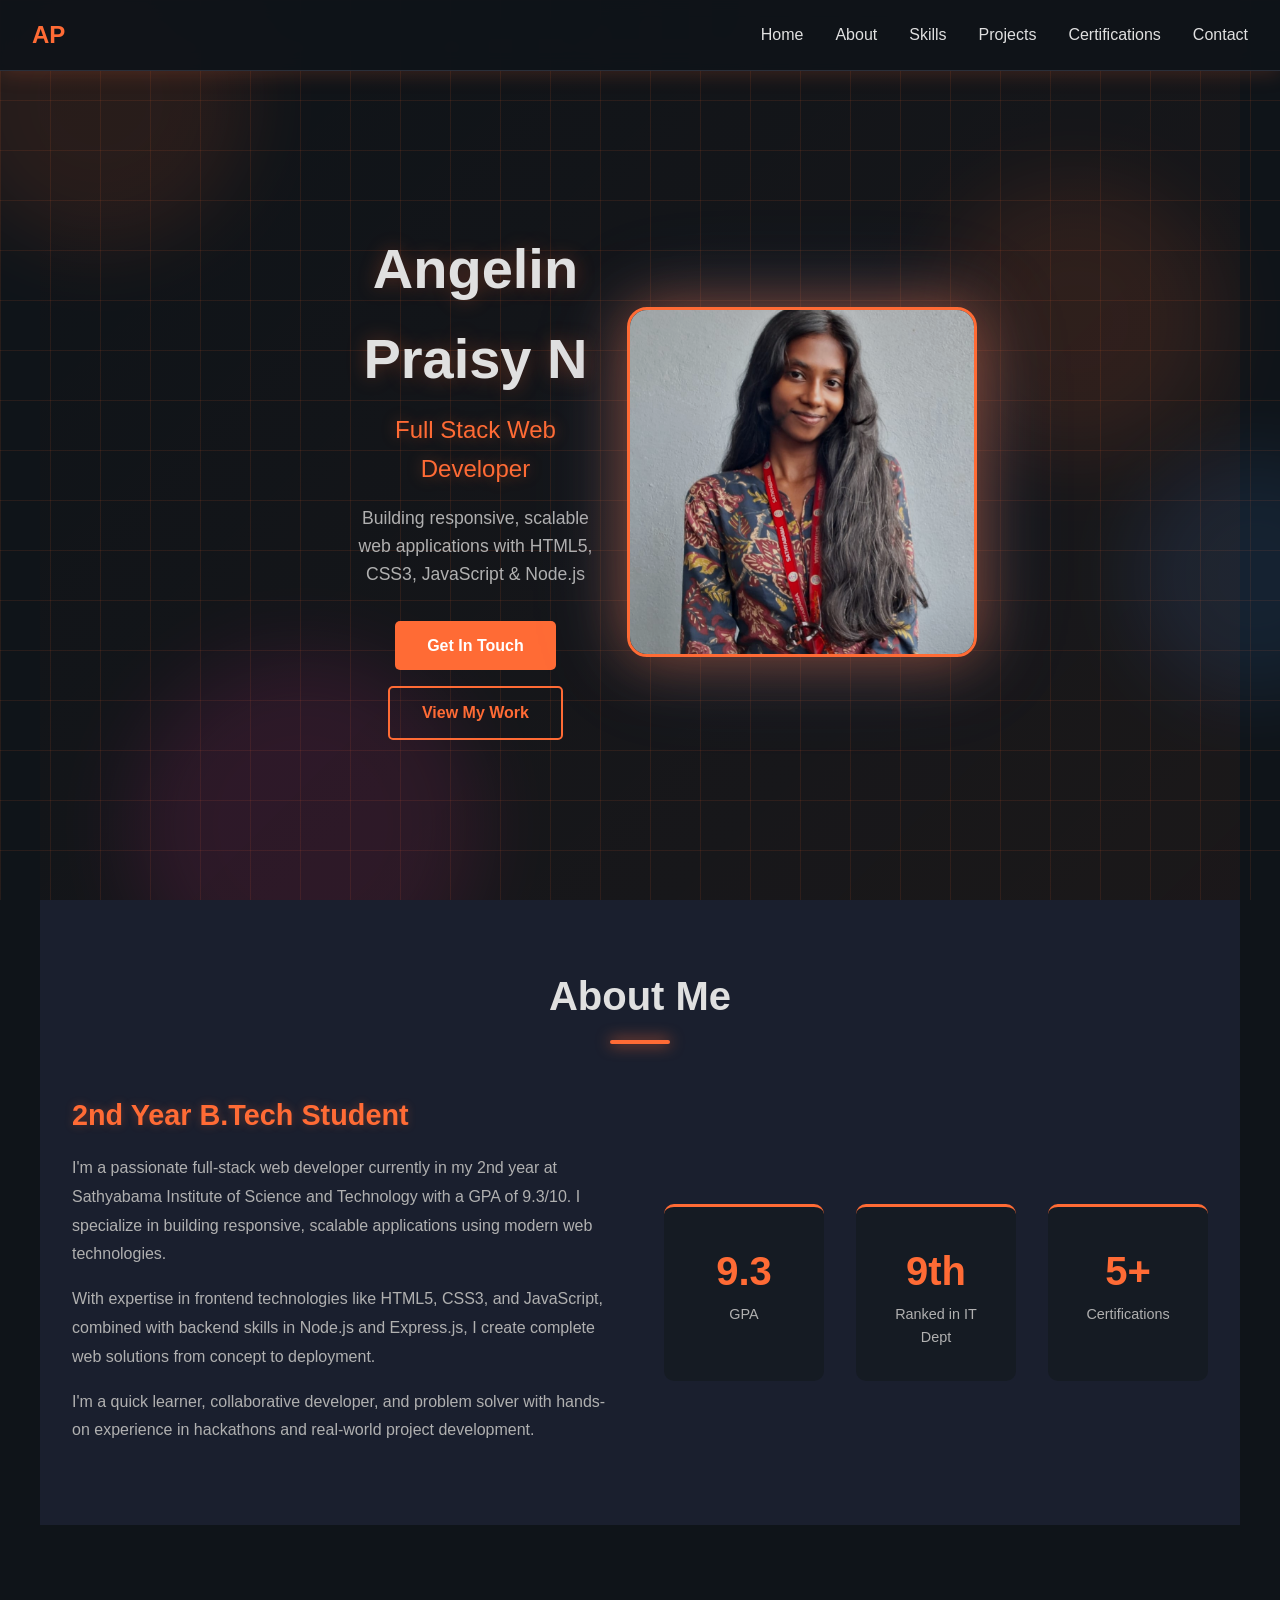
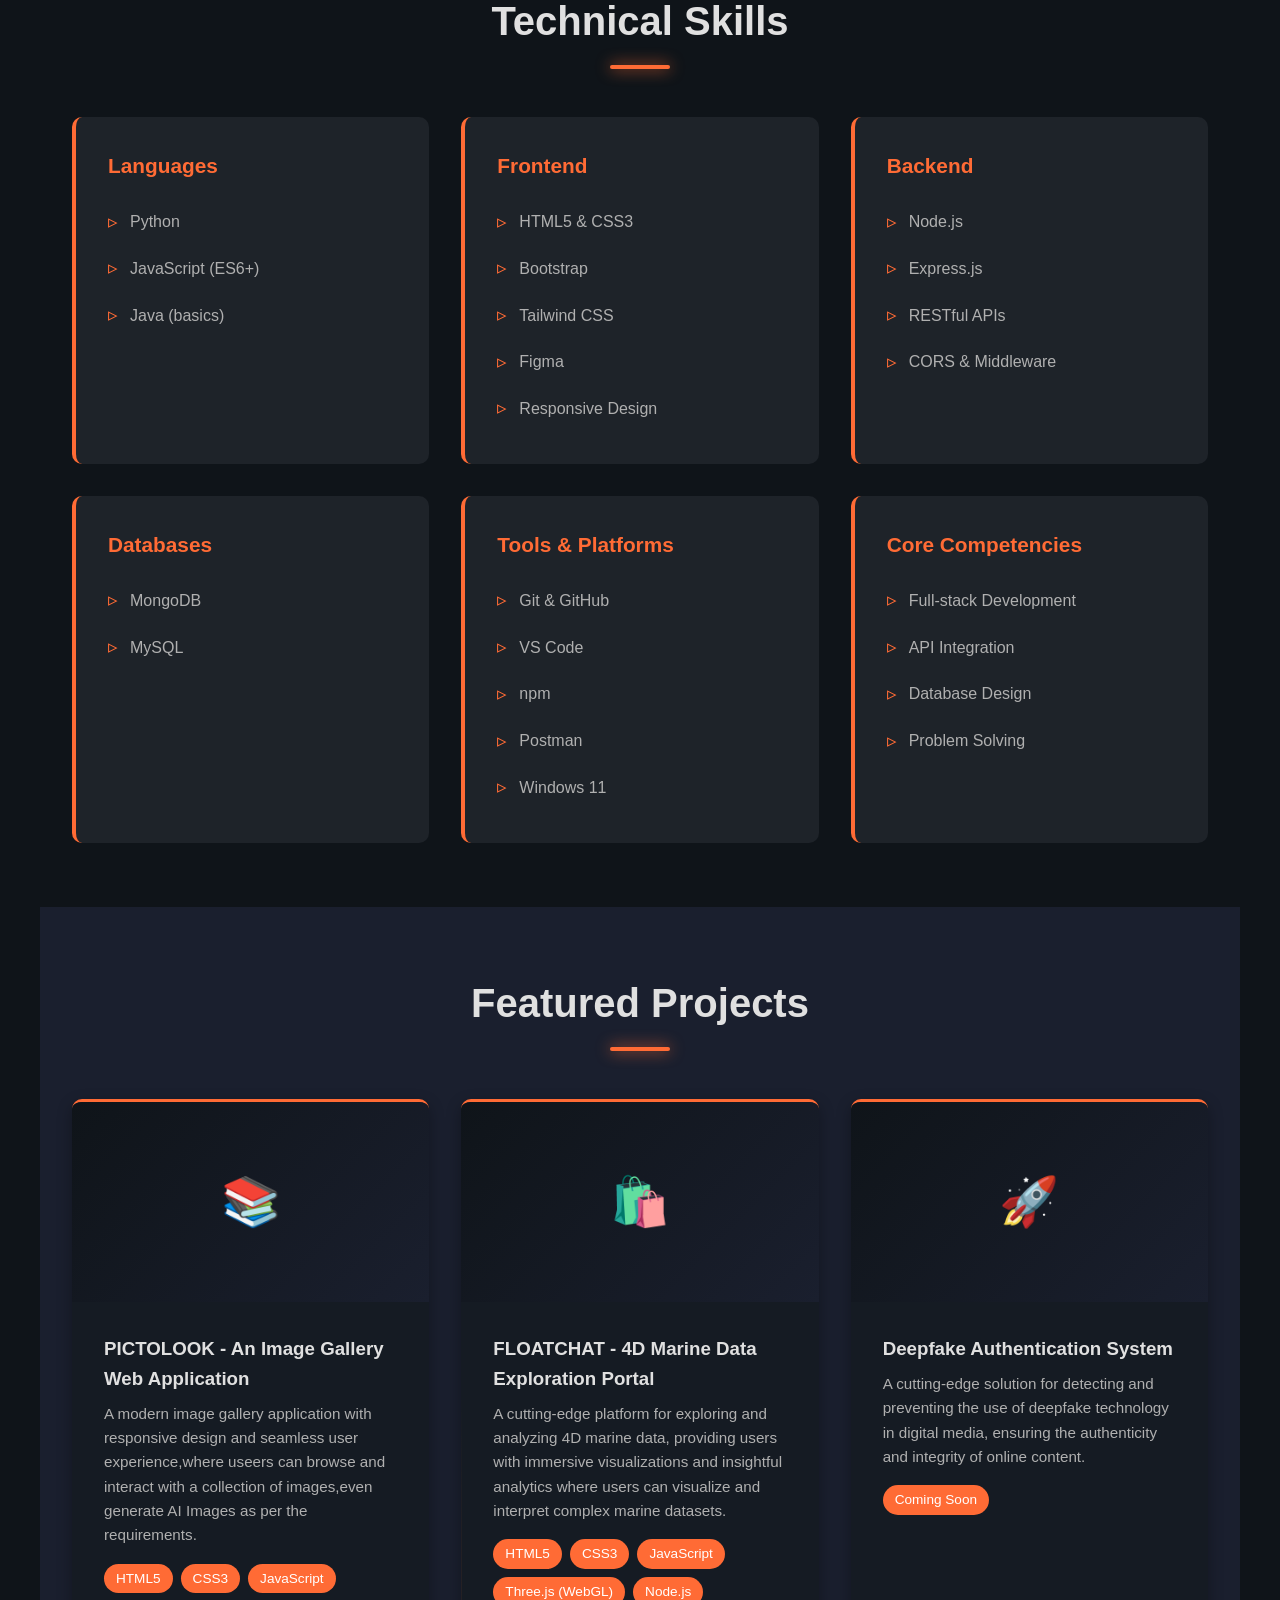
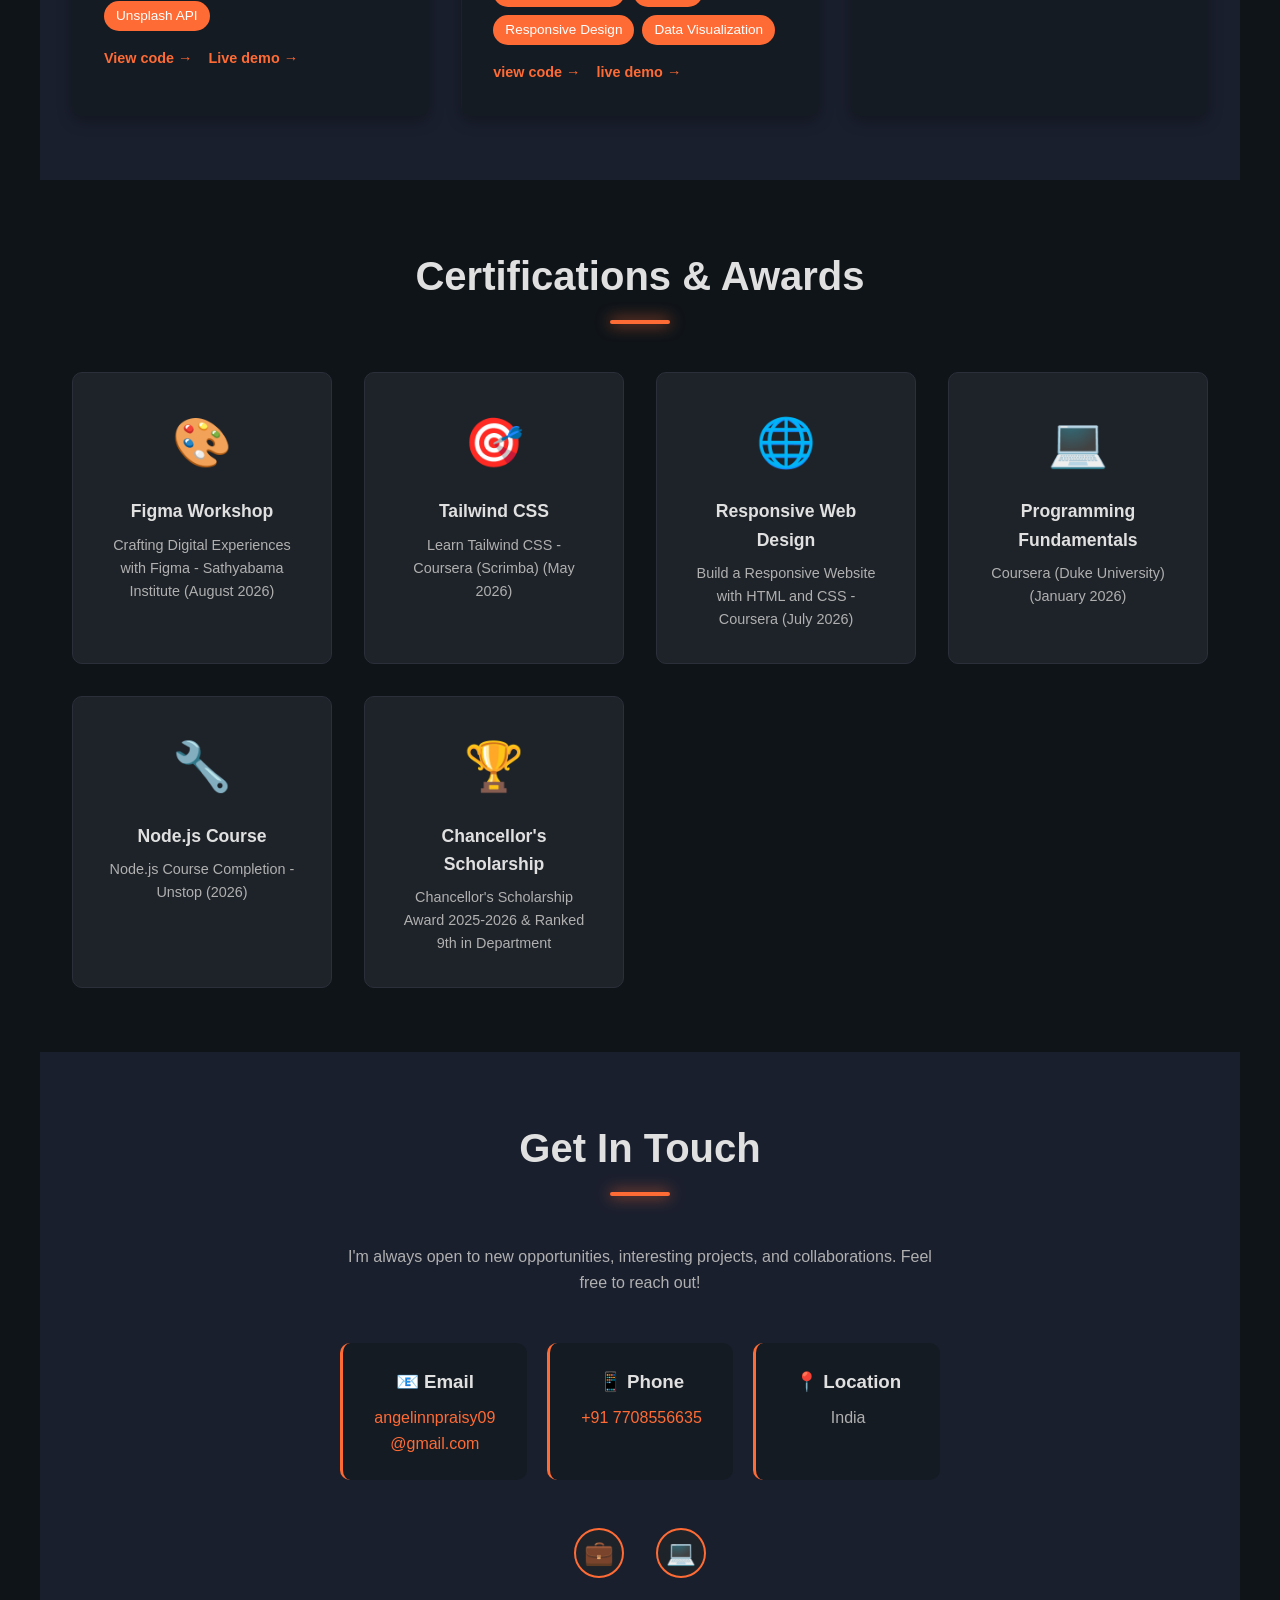
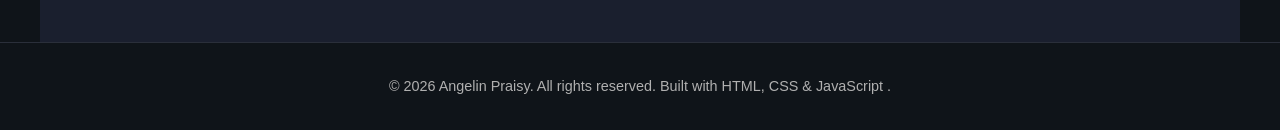
<file: index.html>
<!DOCTYPE html>
<html lang="en">
<head>
    <meta charset="UTF-8">
    <meta name="viewport" content="width=device-width, initial-scale=1.0">
    <title>Angelin Praisy - Full Stack Web Developer</title>
    <link rel="stylesheet" href="portfolio.css">
</head>
<body>
    <!-- Animated Background -->
    <div class="background-animation">
        <div class="grid-background"></div>
        <div class="floating-blob blob-1"></div>
        <div class="floating-blob blob-2"></div>
        <div class="floating-blob blob-3"></div>
        <div class="floating-blob blob-4"></div>
    </div>

    <!-- Navigation -->
    <nav>
        <div class="logo">AP</div>
        <ul class="nav-links">
            <li><a href="#home">Home</a></li>
            <li><a href="#about">About</a></li>
            <li><a href="#skills">Skills</a></li>
            <li><a href="#projects">Projects</a></li>
            <li><a href="#certifications">Certifications</a></li>
            <li><a href="#contact">Contact</a></li>
        </ul>
        <div class="hamburger">
            <span></span>
            <span></span>
            <span></span>
        </div>
    </nav>

    <!-- Hero Section -->
    <section id="home" class="hero">
        <div class="hero-content">
            <div class="hero-text">
                <h1>Angelin Praisy N</h1>
                <p class="title">Full Stack Web Developer</p>
                <p>Building responsive, scalable web applications with HTML5, CSS3, JavaScript & Node.js</p>
                <div class="cta-buttons">
                    <a href="#contact" class="btn btn-primary">Get In Touch</a>
                    <a href="#projects" class="btn btn-secondary">View My Work</a>
                </div>
            </div>
            <div class="profile-image-container" id="profileImageContainer">
                <div class="rotating-image" id="rotatingImage">
                    <img src="IMG_20260919_214358.jpg" alt="Angelin Praisy">
                </div>
            </div>
        </div>
    </section>

    <!-- About Section -->
    <section id="about">
        <h2>About Me</h2>
        <div class="about-content">
            <div class="about-text">
                <h3>2nd Year B.Tech Student</h3>
                <p>I'm a passionate full-stack web developer currently in my 2nd year at Sathyabama Institute of Science and Technology with a GPA of 9.3/10. I specialize in building responsive, scalable applications using modern web technologies.</p>
                <p>With expertise in frontend technologies like HTML5, CSS3, and JavaScript, combined with backend skills in Node.js and Express.js, I create complete web solutions from concept to deployment.</p>
                <p>I'm a quick learner, collaborative developer, and problem solver with hands-on experience in hackathons and real-world project development.</p>
            </div>
            <div class="stats">
                <div class="stat-item">
                    <div class="stat-number">9.3</div>
                    <div class="stat-label">GPA</div>
                </div>
                <div class="stat-item">
                    <div class="stat-number">9th</div>
                    <div class="stat-label">Ranked in IT Dept</div>
                </div>
                <div class="stat-item">
                    <div class="stat-number">5+</div>
                    <div class="stat-label">Certifications</div>
                </div>
            </div>
        </div>
    </section>

    <!-- Skills Section -->
    <section id="skills">
        <h2>Technical Skills</h2>
        <div class="skills-grid">
            <div class="skill-category">
                <h3>Languages</h3>
                <ul>
                    <li>Python</li>
                    <li>JavaScript (ES6+)</li>
                    <li>Java (basics)</li>
                </ul>
            </div>
            <div class="skill-category">
                <h3>Frontend</h3>
                <ul>
                    <li>HTML5 & CSS3</li>
                    <li>Bootstrap</li>
                    <li>Tailwind CSS</li>
                    <li>Figma</li>
                    <li>Responsive Design</li>
                </ul>
            </div>
            <div class="skill-category">
                <h3>Backend</h3>
                <ul>
                    <li>Node.js</li>
                    <li>Express.js</li>
                    <li>RESTful APIs</li>
                    <li>CORS & Middleware</li>
                </ul>
            </div>
            <div class="skill-category">
                <h3>Databases</h3>
                <ul>
                    <li>MongoDB</li>
                    <li>MySQL</li>
                </ul>
            </div>
            <div class="skill-category">
                <h3>Tools & Platforms</h3>
                <ul>
                    <li>Git & GitHub</li>
                    <li>VS Code</li>
                    <li>npm</li>
                    <li>Postman</li>
                    <li>Windows 11</li>
                </ul>
            </div>
            <div class="skill-category">
                <h3>Core Competencies</h3>
                <ul>
                    <li>Full-stack Development</li>
                    <li>API Integration</li>
                    <li>Database Design</li>
                    <li>Problem Solving</li>
                </ul>
            </div>
        </div>
    </section>

    <!-- Projects Section -->
    <section id="projects">
        <h2>Featured Projects</h2>
        <div class="projects-grid">
            <div class="project-card">
                <div class="project-image">📚</div>
                <div class="project-content">
                    <h3>
                        PICTOLOOK - An Image Gallery Web Application
                    </h3>
                    <p>A modern image gallery application with responsive design and seamless user experience,where useers can browse and interact with a collection of images,even generate AI Images as per the requirements.</p>
                    <div class="project-tech">
                        <span class="tech-tag">HTML5</span>
                        <span class="tech-tag">CSS3</span>
                        <span class="tech-tag">JavaScript</span>
                        <span class="tech-tag">Unsplash API</span>
                    </div>
                    <div class="project-links">
                        <a href="https://github.com/angelinnpraisy-web/PICTOLOOK-Image-Gallery.git" target="_blank">View code →</a>
                        <a href="https://angelinnpraisy-web.github.io/PICTOLOOK-Image-Gallery/" target="_blank">Live demo →</a>
                    </div>
                </div>
            </div>

            <div class="project-card">
                <div class="project-image">🛍️</div>
                <div class="project-content">
                    <h3>FLOATCHAT - 4D Marine Data Exploration Portal</h3>
                    <p>A cutting-edge platform for exploring and analyzing 4D marine data, providing users with immersive visualizations and insightful analytics where users can visualize and interpret complex marine datasets.</p>
                    <div class="project-tech">
                        <span class="tech-tag">HTML5</span>
                        <span class="tech-tag">CSS3</span>
                        <span class="tech-tag">JavaScript</span>
                        <span class="tech-tag">Three.js (WebGL) </span>
                        <span class="tech-tag">Node.js</span>
                        <span class="tech-tag">Responsive Design</span> 
                        <span class="tech-tag">Data Visualization</span>    
                    </div>
                    <div class="project-links">
                        <a href="https://github.com/angelinnpraisy-web/FLOATCHAT-marine-portal.git" target="_blank">view code →</a>
                        <a href="https://angelinnpraisy-web.github.io/FLOATCHAT-marine-portal/" target="_blank">live demo →</a>
                    </div>
                </div>
            </div>

            <div class="project-card">
                <div class="project-image">🚀</div>
                <div class="project-content">
                    <h3>Deepfake Authentication System</h3>
                    <p>A cutting-edge solution for detecting and preventing the use of deepfake technology in digital media, ensuring the authenticity and integrity of online content.</p>
                    <div class="project-tech">
                        <span class="tech-tag">Coming Soon</span>
                    </div>
                    
                </div>
            </div>
        </div>
    </section>

    <!-- Certifications Section -->
    <section id="certifications">
        <h2>Certifications & Awards</h2>
        <div class="cert-grid">
            <div class="cert-item">
                <div class="cert-icon">🎨</div>
                <h3>Figma Workshop</h3>
                <p>Crafting Digital Experiences with Figma - Sathyabama Institute (August 2026)</p>
            </div>
            <div class="cert-item">
                <div class="cert-icon">🎯</div>
                <h3>Tailwind CSS</h3>
                <p>Learn Tailwind CSS - Coursera (Scrimba) (May 2026)</p>
            </div>
            <div class="cert-item">
                <div class="cert-icon">🌐</div>
                <h3>Responsive Web Design</h3>
                <p>Build a Responsive Website with HTML and CSS - Coursera (July 2026)</p>
            </div>
            <div class="cert-item">
                <div class="cert-icon">💻</div>
                <h3>Programming Fundamentals</h3>
                <p>Coursera (Duke University) (January 2026)</p>
            </div>
            <div class="cert-item">
                <div class="cert-icon">🔧</div>
                <h3>Node.js Course</h3>
                <p>Node.js Course Completion - Unstop (2026)</p>
            </div>
            <div class="cert-item">
                <div class="cert-icon">🏆</div>
                <h3>Chancellor's Scholarship</h3>
                <p>Chancellor's Scholarship Award 2025-2026 & Ranked 9th in Department</p>
            </div>
        </div>
    </section>

    <!-- Contact Section -->
    <section id="contact">
        <h2>Get In Touch</h2>
        <div class="contact-content">
            <p>I'm always open to new opportunities, interesting projects, and collaborations. Feel free to reach out!</p>
            <div class="contact-info">
                <div class="contact-item">
                    <h3>📧 Email</h3>
                    <a href="mailto:angelinnpraisy09@gmail.com">angelinnpraisy09@gmail.com</a>
                </div>
                <div class="contact-item">
                    <h3>📱 Phone</h3>
                    <a href="tel:+917708556635">+91 7708556635</a>
                </div>
                <div class="contact-item">
                    <h3>📍 Location</h3>
                    <p>India</p>
                </div>
            </div>
            <div class="social-links">
                <a href="https://linkedin.com/in/angelin-praisyn" target="_blank">💼</a>
                <a href="https://angelinnpraisy-web.github.io/" target="_blank">💻</a>
                
            </div>
        </div>
    </section>

    <!-- Footer -->
    <footer>
        <p>&copy; 2026 Angelin Praisy. All rights reserved. Built with HTML, CSS & JavaScript .</p>
    </footer>

    <script>
        // Interactive 360 Rotation
        const rotatingImage = document.getElementById('rotatingImage');
        const profileImageContainer = document.getElementById('profileImageContainer');
        let isMouseDown = false;
        let startX = 0;
        let currentRotation = 0;

        profileImageContainer.addEventListener('mousedown', (e) => {
            isMouseDown = true;
            startX = e.clientX;
        });

        document.addEventListener('mousemove', (e) => {
            if (!isMouseDown) return;
            
            const deltaX = e.clientX - startX;
            currentRotation += deltaX * 0.5;
            rotatingImage.style.transform = `rotateY(${currentRotation}deg)`;
            startX = e.clientX;
        });

        document.addEventListener('mouseup', () => {
            isMouseDown = false;
        });

        // Touch support for mobile
        profileImageContainer.addEventListener('touchstart', (e) => {
            isMouseDown = true;
            startX = e.touches[0].clientX;
        });

        document.addEventListener('touchmove', (e) => {
            if (!isMouseDown) return;
            
            const deltaX = e.touches[0].clientX - startX;
            currentRotation += deltaX * 0.5;
            rotatingImage.style.transform = `rotateY(${currentRotation}deg)`;
            startX = e.touches[0].clientX;
        });

        document.addEventListener('touchend', () => {
            isMouseDown = false;
        });

        // Mobile Menu Toggle
        const hamburger = document.querySelector('.hamburger');
        const navLinks = document.querySelector('.nav-links');

        hamburger.addEventListener('click', () => {
            navLinks.classList.toggle('active');
        });

        // Close mobile menu when link is clicked
        document.querySelectorAll('.nav-links a').forEach(link => {
            link.addEventListener('click', () => {
                navLinks.classList.remove('active');
            });
        });

        // Smooth scroll for navigation links
        document.querySelectorAll('a[href^="#"]').forEach(anchor => {
            anchor.addEventListener('click', function (e) {
                e.preventDefault();
                const target = document.querySelector(this.getAttribute('href'));
                if (target) {
                    target.scrollIntoView({
                        behavior: 'smooth',
                        block: 'start'
                    });
                }
            });
        });

        // Animation on scroll
        const observerOptions = {
            threshold: 0.1,
            rootMargin: '0px 0px -100px 0px'
        };

        const observer = new IntersectionObserver(function(entries) {
            entries.forEach(entry => {
                if (entry.isIntersecting) {
                    entry.target.style.opacity = '1';
                    entry.target.style.transform = 'translateY(0)';
                }
            });
        }, observerOptions);

        document.querySelectorAll('.skill-category, .project-card, .cert-item').forEach(el => {
            el.style.opacity = '0';
            el.style.transform = 'translateY(20px)';
            el.style.transition = 'opacity 0.6s ease, transform 0.6s ease';
            observer.observe(el);
        });
    </script>
</body>
</html>
</file>
<file: portfolio.css>
* {
            margin: 0;
            padding: 0;
            box-sizing: border-box;
        }

        :root {
            --primary: #0f1419;
            --secondary: #1a1f2e;
            --accent: #ff6b35;
            --light: #1e2329;
            --text-dark: #e0e0e0;
            --text-light: #b0b0b0;
            --border: #2a2f3a;
            --card-bg: #151b23;
            
        }

        html {
            scroll-behavior: smooth;
        }

        body {
            font-family: 'Segoe UI', Tahoma, Geneva, Verdana, sans-serif;
            line-height: 1.6;
            color: var(--text-dark);
            background: var(--primary);
            overflow-x: hidden;
        }

        /* Animated Background */
        .background-animation {
            position: fixed;
            top: 0;
            left: 0;
            width: 100%;
            height: 100%;
            background: var(--primary);
            z-index: -1;
            overflow: hidden;
        }

        .floating-blob {
            position: absolute;
            border-radius: 50%;
            opacity: 0.1;
            filter: blur(40px);
            animation: float 15s infinite ease-in-out;
        }

        .blob-1 {
            width: 300px;
            height: 300px;
            background: var(--accent);
            top: -50px;
            left: -50px;
            animation: float 20s infinite ease-in-out;
        }

        .blob-2 {
            width: 250px;
            height: 250px;
            background: #4a9eff;
            top: 50%;
            right: -100px;
            animation: float 25s infinite ease-in-out reverse;
        }

        .blob-3 {
            width: 350px;
            height: 350px;
            background: #ff35a8;
            bottom: -100px;
            left: 10%;
            animation: float 30s infinite ease-in-out;
        }

        .blob-4 {
            width: 280px;
            height: 280px;
            background: var(--accent);
            top: 20%;
            right: 5%;
            animation: float 18s infinite ease-in-out reverse;
        }

        @keyframes float {
            0%, 100% {
                transform: translateY(0px) translateX(0px);
            }
            25% {
                transform: translateY(-30px) translateX(20px);
            }
            50% {
                transform: translateY(-60px) translateX(-20px);
            }
            75% {
                transform: translateY(-30px) translateX(30px);
            }
        }

        /* Animated Grid Background */
        .grid-background {
            position: absolute;
            width: 100%;
            height: 100%;
            background-image: 
                linear-gradient(rgba(255, 107, 53, 0.1) 1px, transparent 1px),
                linear-gradient(90deg, rgba(255, 107, 53, 0.1) 1px, transparent 1px);
            background-size: 50px 50px;
            animation: moveGrid 20s linear infinite;
        }

        @keyframes moveGrid {
            0% {
                transform: translateY(0);
            }
            100% {
                transform: translateY(50px);
            }
        }

        /* Navigation */
        nav {
            position: fixed;
            top: 0;
            width: 100%;
            background: rgba(15, 20, 25, 0.95);
            padding: 1rem 2rem;
            display: flex;
            justify-content: space-between;
            align-items: center;
            z-index: 1000;
            box-shadow: 0 2px 20px rgba(255, 107, 53, 0.2);
            backdrop-filter: blur(10px);
            border-bottom: 1px solid var(--border);
        }

        .logo {
            font-size: 1.5rem;
            font-weight: bold;
            color: var(--accent);
            animation: glow 2s ease-in-out infinite;
        }

        @keyframes glow {
            0%, 100% {
                text-shadow: 0 0 10px rgba(255, 107, 53, 0.5);
            }
            50% {
                text-shadow: 0 0 20px rgba(255, 107, 53, 0.8);
            }
        }

        .nav-links {
            display: flex;
            list-style: none;
            gap: 2rem;
        }

        .nav-links a {
            color: var(--text-dark);
            text-decoration: none;
            transition: all 0.3s;
            font-weight: 500;
            position: relative;
        }

        .nav-links a::after {
            content: '';
            position: absolute;
            bottom: -5px;
            left: 0;
            width: 0;
            height: 2px;
            background: var(--accent);
            transition: width 0.3s;
        }

        .nav-links a:hover::after {
            width: 100%;
        }

        .nav-links a:hover {
            color: var(--accent);
        }

        .hamburger {
            display: none;
            flex-direction: column;
            cursor: pointer;
        }

        .hamburger span {
            width: 25px;
            height: 3px;
            background: var(--text-dark);
            margin: 5px 0;
            transition: 0.3s;
        }

        /* Hero Section */
        .hero {
            background: linear-gradient(135deg, transparent, rgba(255, 107, 53, 0.05));
            color: var(--text-dark);
            padding: 8rem 2rem 4rem;
            text-align: center;
            min-height: 100vh;
            display: flex;
            flex-direction: column;
            justify-content: center;
            align-items: center;
            position: relative;
            z-index: 1;
        }

        .hero-content {
            display: grid;
            grid-template-columns: 1.2fr 1fr 1fr;
            gap: 2rem;
            align-items: center;
            max-width: 1200px;
            padding-left:25%;
        }

        .hero-text h1 {
            font-size: 3.5rem;
            margin-bottom: 0.5rem;
            animation: slideInDown 0.8s ease;
            color: var(--text-dark);
            text-shadow: 0 0 20px rgba(255, 107, 53, 0.3);
        }

        .hero-text .title {
            font-size: 1.5rem;
            color: var(--accent);
            margin-bottom: 1rem;
            animation: slideInUp 0.8s ease 0.2s both;
            text-shadow: 0 0 15px rgba(255, 107, 53, 0.4);
        }

        .hero-text p {
            font-size: 1.1rem;
            margin-bottom: 2rem;
            opacity: 0.9;
            animation: slideInUp 0.8s ease 0.4s both;
            color: var(--text-light);
        }

        .cta-buttons {
            display: flex;
            gap: 1rem;
            justify-content: center;
            flex-wrap: wrap;
            animation: slideInUp 0.8s ease 0.6s both;
        }

        /* Interactive Profile Image */
        .profile-image-container {
            display: flex;
            justify-content: center;
            align-items: center;
            animation: slideInDown 0.8s ease;
            perspective: 1000px;
            cursor: grab;
        }

        .profile-image-container:active {
            cursor: grabbing;
        }

        .rotating-image {
            width: 350px;
            height: 350px;
            border-radius: 20px;
            overflow: hidden;
            box-shadow: 0 0 60px rgba(255, 107, 53, 0.5), 0 0 100px rgba(74, 158, 255, 0.2);
            border: 3px solid var(--accent);
            position: relative;
            transition: box-shadow 0.3s;
            transform-style: preserve-3d;
            user-select: none;
            animation: imageGlow 3s ease-in-out infinite;
        }

        .rotating-image:hover {
            box-shadow: 0 0 80px rgba(255, 107, 53, 0.8), 0 0 120px rgba(74, 158, 255, 0.4);
            animation: imageGlowHover 2s ease-in-out infinite;
        }

        @keyframes imageGlow {
            0%, 100% {
                box-shadow: 
                    0 0 60px rgba(255, 107, 53, 0.5), 
                    0 0 100px rgba(74, 158, 255, 0.2),
                    inset 0 0 30px rgba(255, 107, 53, 0.1);
            }
            50% {
                box-shadow: 
                    0 0 80px rgba(255, 107, 53, 0.7), 
                    0 0 130px rgba(74, 158, 255, 0.3),
                    inset 0 0 50px rgba(255, 107, 53, 0.2);
            }
        }

        @keyframes imageGlowHover {
            0%, 100% {
                box-shadow: 
                    0 0 80px rgba(255, 107, 53, 0.8), 
                    0 0 120px rgba(74, 158, 255, 0.4),
                    inset 0 0 40px rgba(255, 107, 53, 0.2);
            }
            50% {
                box-shadow: 
                    0 0 100px rgba(255, 107, 53, 1), 
                    0 0 150px rgba(74, 158, 255, 0.5),
                    inset 0 0 60px rgba(255, 107, 53, 0.3);
            }
        }

        .rotating-image img {
            width: 100%;
            height: 100%;
            object-fit: cover;
            display: block;
            filter: brightness(0.8) contrast(1.2) saturate(0.9) hue-rotate(-5deg);
            transition: filter 0.3s ease;
        }

        .rotating-image:hover img {
            filter: brightness(0.9) contrast(1.3) saturate(1.1) hue-rotate(5deg);
        }

        .rotating-image::before {
            content: '';
            position: absolute;
            top: 0;
            left: 0;
            width: 100%;
            height: 100%;
            background: linear-gradient(
                135deg,
                transparent 0%,
                rgba(255, 107, 53, 0.15) 50%,
                transparent 100%
            );
            animation: shine 4s ease-in-out infinite;
            pointer-events: none;
            border-radius: 18px;
        }

        .rotating-image::after {
            content: 'Drag to Rotate →';
            position: absolute;
            bottom: 20px;
            left: 50%;
            transform: translateX(-50%);
            background: rgba(255, 107, 53, 0.9);
            color: white;
            padding: 0.5rem 1rem;
            border-radius: 20px;
            font-size: 0.8rem;
            font-weight: 600;
            opacity: 0;
            animation: fadeInOut 3s infinite;
            z-index: 10;
        }

        @keyframes fadeInOut {
            0%, 100% {
                opacity: 0;
            }
            50% {
                opacity: 1;
            }
        }

        @keyframes shine {
            0% {
                opacity: 0;
                transform: translateX(-100%) translateY(-100%) rotate(45deg);
            }
            50% {
                opacity: 1;
            }
            100% {
                opacity: 0;
                transform: translateX(100%) translateY(100%) rotate(45deg);
            }
        }

        .btn {
            padding: 0.75rem 2rem;
            border: none;
            border-radius: 5px;
            cursor: pointer;
            font-size: 1rem;
            font-weight: 600;
            transition: all 0.3s;
            text-decoration: none;
            display: inline-block;
            position: relative;
            overflow: hidden;
        }

        .btn::before {
            content: '';
            position: absolute;
            top: 0;
            left: -100%;
            width: 100%;
            height: 100%;
            background: rgba(255, 255, 255, 0.2);
            transition: left 0.5s;
            z-index: -1;
        }

        .btn:hover::before {
            left: 100%;
        }

        .btn-primary {
            background: var(--accent);
            color: #fff;
        }

        .btn-primary:hover {
            background: #e55a2b;
            transform: translateY(-2px) scale(1.05);
            box-shadow: 0 8px 25px rgba(255, 107, 53, 0.5);
        }

        .btn-secondary {
            background: transparent;
            color: var(--accent);
            border: 2px solid var(--accent);
        }

        .btn-secondary:hover {
            background: var(--accent);
            color: #fff;
            transform: translateY(-2px) scale(1.05);
            box-shadow: 0 8px 25px rgba(255, 107, 53, 0.4);
        }

        /* Section Styles */
        section {
            padding: 4rem 2rem;
            max-width: 1200px;
            margin: 0 auto;
            position: relative;
            z-index: 1;
        }

        section h2 {
            font-size: 2.5rem;
            margin-bottom: 3rem;
            color: var(--text-dark);
            text-align: center;
            position: relative;
            padding-bottom: 1rem;
        }

        section h2::after {
            content: '';
            position: absolute;
            bottom: 0;
            left: 50%;
            transform: translateX(-50%);
            width: 60px;
            height: 4px;
            background: var(--accent);
            border-radius: 2px;
            box-shadow: 0 0 15px var(--accent);
        }

        /* About Section */
        #about {
            background: var(--secondary);
        }

        .about-content {
            display: grid;
            grid-template-columns: 1fr 1fr;
            gap: 3rem;
            align-items: center;
        }

        .about-text h3 {
            font-size: 1.8rem;
            margin-bottom: 1rem;
            color: var(--accent);
            text-shadow: 0 0 10px rgba(255, 107, 53, 0.3);
        }

        .about-text p {
            color: var(--text-light);
            margin-bottom: 1rem;
            line-height: 1.8;
        }

        .stats {
            display: grid;
            grid-template-columns: repeat(3, 1fr);
            gap: 2rem;
            margin-top: 2rem;
        }

        .stat-item {
            text-align: center;
            background: var(--card-bg);
            padding: 2rem;
            border-radius: 10px;
            border-top: 3px solid var(--accent);
            transition: all 0.3s;
            cursor: pointer;
            position: relative;
            overflow: hidden;
        }

        .stat-item::before {
            content: '';
            position: absolute;
            top: 0;
            left: -100%;
            width: 100%;
            height: 100%;
            background: linear-gradient(90deg, transparent, rgba(255, 107, 53, 0.2), transparent);
            transition: left 0.5s;
        }

        .stat-item:hover::before {
            left: 100%;
        }

        .stat-item:hover {
            transform: scale(1.1) translateY(-10px);
            box-shadow: 0 10px 30px rgba(255, 107, 53, 0.3);
        }

        .stat-number {
            font-size: 2.5rem;
            font-weight: bold;
            color: var(--accent);
        }

        .stat-label {
            color: var(--text-light);
            font-size: 0.9rem;
        }

        /* Skills Section */
        #skills {
            background: var(--primary);
        }

        .skills-grid {
            display: grid;
            grid-template-columns: repeat(auto-fit, minmax(280px, 1fr));
            gap: 2rem;
        }

        .skill-category {
            background: var(--light);
            padding: 2rem;
            border-radius: 10px;
            border-left: 4px solid var(--accent);
            transition: all 0.3s ease;
            position: relative;
            overflow: hidden;
        }

        .skill-category::before {
            content: '';
            position: absolute;
            top: 0;
            left: -100%;
            width: 100%;
            height: 100%;
            background: linear-gradient(90deg, transparent, rgba(255, 107, 53, 0.1), transparent);
            transition: left 0.6s;
        }

        .skill-category:hover::before {
            left: 100%;
        }

        .skill-category:hover {
            transform: translateY(-15px) scale(1.05);
            box-shadow: 0 15px 40px rgba(255, 107, 53, 0.3);
            border-left-color: #4a9eff;
        }

        .skill-category h3 {
            color: var(--accent);
            margin-bottom: 1rem;
            font-size: 1.3rem;
            position: relative;
            z-index: 1;
        }

        .skill-category ul {
            list-style: none;
            position: relative;
            z-index: 1;
        }

        .skill-category li {
            padding: 0.5rem 0;
            color: var(--text-light);
            display: flex;
            align-items: center;
            transition: all 0.3s;
        }

        .skill-category li:hover {
            color: var(--accent);
            transform: translateX(10px);
        }

        .skill-category li::before {
            content: '▹';
            color: var(--accent);
            margin-right: 0.75rem;
            font-size: 1.2rem;
        }

        /* Projects Section */
        #projects {
            background: var(--secondary);
        }

        .projects-grid {
            display: grid;
            grid-template-columns: repeat(auto-fit, minmax(300px, 1fr));
            gap: 2rem;
        }

        .project-card {
            background: var(--card-bg);
            border-radius: 10px;
            overflow: hidden;
            box-shadow: 0 5px 15px rgba(0, 0, 0, 0.3);
            transition: all 0.3s;
            cursor: pointer;
            border-top: 3px solid var(--accent);
            position: relative;
        }

        .project-card::before {
            content: '';
            position: absolute;
            top: 0;
            left: 0;
            width: 100%;
            height: 100%;
            background: linear-gradient(45deg, transparent 30%, rgba(255, 107, 53, 0.1) 50%, transparent 70%);
            transform: translateX(-100%);
            transition: transform 0.6s;
            z-index: 1;
            pointer-events: none;
        }

        .project-card:hover::before {
            transform: translateX(100%);
        }

        .project-card:hover {
            transform: translateY(-15px) scale(1.02);
            box-shadow: 0 20px 50px rgba(255, 107, 53, 0.3);
        }

        .project-image {
            width: 100%;
            height: 200px;
            background: linear-gradient(135deg, var(--primary), var(--secondary));
            display: flex;
            align-items: center;
            justify-content: center;
            color: var(--accent);
            font-size: 3rem;
            transition: all 0.3s;
        }

        .project-card:hover .project-image {
            background: linear-gradient(135deg, var(--accent), #4a9eff);
            transform: scale(1.1);
        }

        .project-content {
            padding: 2rem;
            position: relative;
            z-index: 2;
        }

        .project-content h3 {
            color: var(--text-dark);
            margin-bottom: 0.5rem;
        }

        .project-content p {
            color: var(--text-light);
            margin-bottom: 1rem;
            font-size: 0.95rem;
        }

        .project-tech {
            display: flex;
            flex-wrap: wrap;
            gap: 0.5rem;
            margin-bottom: 1rem;
        }

        .tech-tag {
            background: var(--accent);
            color: #fff;
            padding: 0.25rem 0.75rem;
            border-radius: 20px;
            font-size: 0.85rem;
            transition: all 0.3s;
        }

        .tech-tag:hover {
            transform: scale(1.1);
            box-shadow: 0 0 15px rgba(255, 107, 53, 0.5);
        }

        .project-links {
            display: flex;
            gap: 1rem;
        }

        .project-links a {
            color: var(--accent);
            text-decoration: none;
            font-weight: 600;
            font-size: 0.9rem;
            transition: all 0.3s;
            position: relative;
        }

        .project-links a::before {
            content: '';
            position: absolute;
            bottom: -3px;
            left: 0;
            width: 0;
            height: 2px;
            background: var(--accent);
            transition: width 0.3s;
        }

        .project-links a:hover::before {
            width: 100%;
        }

        .project-links a:hover {
            color: #4a9eff;
        }

        /* Certifications Section */
        #certifications {
            background: var(--primary);
        }

        .cert-grid {
            display: grid;
            grid-template-columns: repeat(auto-fit, minmax(250px, 1fr));
            gap: 2rem;
        }

        .cert-item {
            background: var(--light);
            padding: 2rem;
            border-radius: 10px;
            text-align: center;
            transition: all 0.3s;
            border: 1px solid var(--border);
            position: relative;
            overflow: hidden;
        }

        .cert-item::before {
            content: '';
            position: absolute;
            top: 0;
            left: 0;
            width: 100%;
            height: 3px;
            background: linear-gradient(90deg, var(--accent), #4a9eff);
            transform: scaleX(0);
            transform-origin: left;
            transition: transform 0.3s;
        }

        .cert-item:hover::before {
            transform: scaleX(1);
        }

        .cert-item:hover {
            transform: scale(1.1) translateY(-10px);
            border-color: var(--accent);
            box-shadow: 0 15px 40px rgba(255, 107, 53, 0.3);
        }

        .cert-icon {
            font-size: 3rem;
            margin-bottom: 1rem;
            transition: all 0.3s;
        }

        .cert-item:hover .cert-icon {
            transform: scale(1.2) rotate(10deg);
        }

        .cert-item h3 {
            color: var(--text-dark);
            margin-bottom: 0.5rem;
            font-size: 1.1rem;
        }

        .cert-item p {
            color: var(--text-light);
            font-size: 0.9rem;
        }

        /* Contact Section */
        #contact {
            background: var(--secondary);
            color: var(--text-dark);
            text-align: center;
        }

        #contact h2 {
            color: var(--text-dark);
        }

        .contact-content {
            max-width: 600px;
            margin: 0 auto;
        }

        .contact-content p {
            color: var(--text-light);
        }

        .contact-info {
            display: grid;
            grid-template-columns: repeat(auto-fit, minmax(180px, 1fr));
            gap: 1.25rem;
            margin: 3rem 0;
        }

        .contact-item {
            display: flex;
            flex-direction: column;
            align-items: center;
            text-align: center;
            padding: 1.5rem;
            background: var(--card-bg);
            border-radius: 10px;
            border-left: 3px solid var(--accent);
            transition: all 0.3s;
            position: relative;
            overflow: hidden;
        }

        .contact-item::after {
            content: '';
            position: absolute;
            top: 0;
            left: -100%;
            width: 100%;
            height: 100%;
            background: rgba(255, 107, 53, 0.1);
            transition: left 0.3s;
            z-index: 0;
        }

        .contact-item:hover::after {
            left: 0;
        }

        .contact-item:hover {
            transform: translateY(-10px);
            box-shadow: 0 10px 30px rgba(255, 107, 53, 0.3);
        }

        .contact-item h3 {
            color: var(--text-dark);
            margin-bottom: 0.5rem;
            position: relative;
            z-index: 1;
        }

        .contact-item a {
            color: var(--accent);
            text-decoration: none;
            word-break: break-all;
            position: relative;
            z-index: 1;
        }

        .contact-item p {
            color: var(--text-light);
            margin: 0;
            position: relative;
            z-index: 1;
        }

        .contact-item a:hover {
            text-decoration: underline;
        }

        .social-links {
            display: flex;
            justify-content: center;
            gap: 2rem;
            margin-top: 2rem;
            flex-wrap: wrap;
        }

        .social-links a {
            display: inline-block;
            width: 50px;
            height: 50px;
            background: var(--light);
            border-radius: 50%;
            display: flex;
            align-items: center;
            justify-content: center;
            color: var(--accent);
            text-decoration: none;
            transition: all 0.3s;
            font-size: 1.5rem;
            border: 2px solid var(--accent);
            position: relative;
            overflow: hidden;
        }

        .social-links a::before {
            content: '';
            position: absolute;
            top: 50%;
            left: 50%;
            width: 0;
            height: 0;
            background: var(--accent);
            border-radius: 50%;
            transform: translate(-50%, -50%);
            transition: width 0.6s, height 0.6s;
            z-index: -1;
        }

        .social-links a:hover::before {
            width: 100px;
            height: 100px;
        }

        .social-links a:hover {
            color: #fff;
            transform: translateY(-8px) scale(1.15);
        }

        /* Footer */
        footer {
            background: var(--primary);
            color: var(--text-light);
            text-align: center;
            padding: 2rem;
            font-size: 0.9rem;
            border-top: 1px solid var(--border);
        }

        /* Animations */
        @keyframes slideInDown {
            from {
                opacity: 0;
                transform: translateY(-30px);
            }
            to {
                opacity: 1;
                transform: translateY(0);
            }
        }

        @keyframes slideInUp {
            from {
                opacity: 0;
                transform: translateY(30px);
            }
            to {
                opacity: 1;
                transform: translateY(0);
            }
        }

        /* Responsive */
        @media (max-width: 768px) {
            .nav-links {
                display: none;
                position: absolute;
                top: 60px;
                left: 0;
                width: 100%;
                background: var(--primary);
                flex-direction: column;
                gap: 0;
                padding: 1rem 0;
            }

            .nav-links.active {
                display: flex;
            }

            .nav-links a {
                padding: 0.75rem 2rem;
                border-bottom: 1px solid var(--border);
            }

            .hamburger {
                display: flex;
            }

            .hero-content {
                grid-template-columns: 1fr;
            }

            .hero-text h1 {
                font-size: 2rem;
            }

            .hero-text .title {
                font-size: 1.2rem;
            }

            .rotating-image {
                width: 250px;
                height: 250px;
            }

            .about-content {
                grid-template-columns: 1fr;
            }

            .stats {
                grid-template-columns: 1fr;
            }

            .contact-info {
                grid-template-columns: 1fr;
            }

            section {
                padding: 2rem 1rem;
            }

            section h2 {
                font-size: 2rem;
            }
        }
</file>
